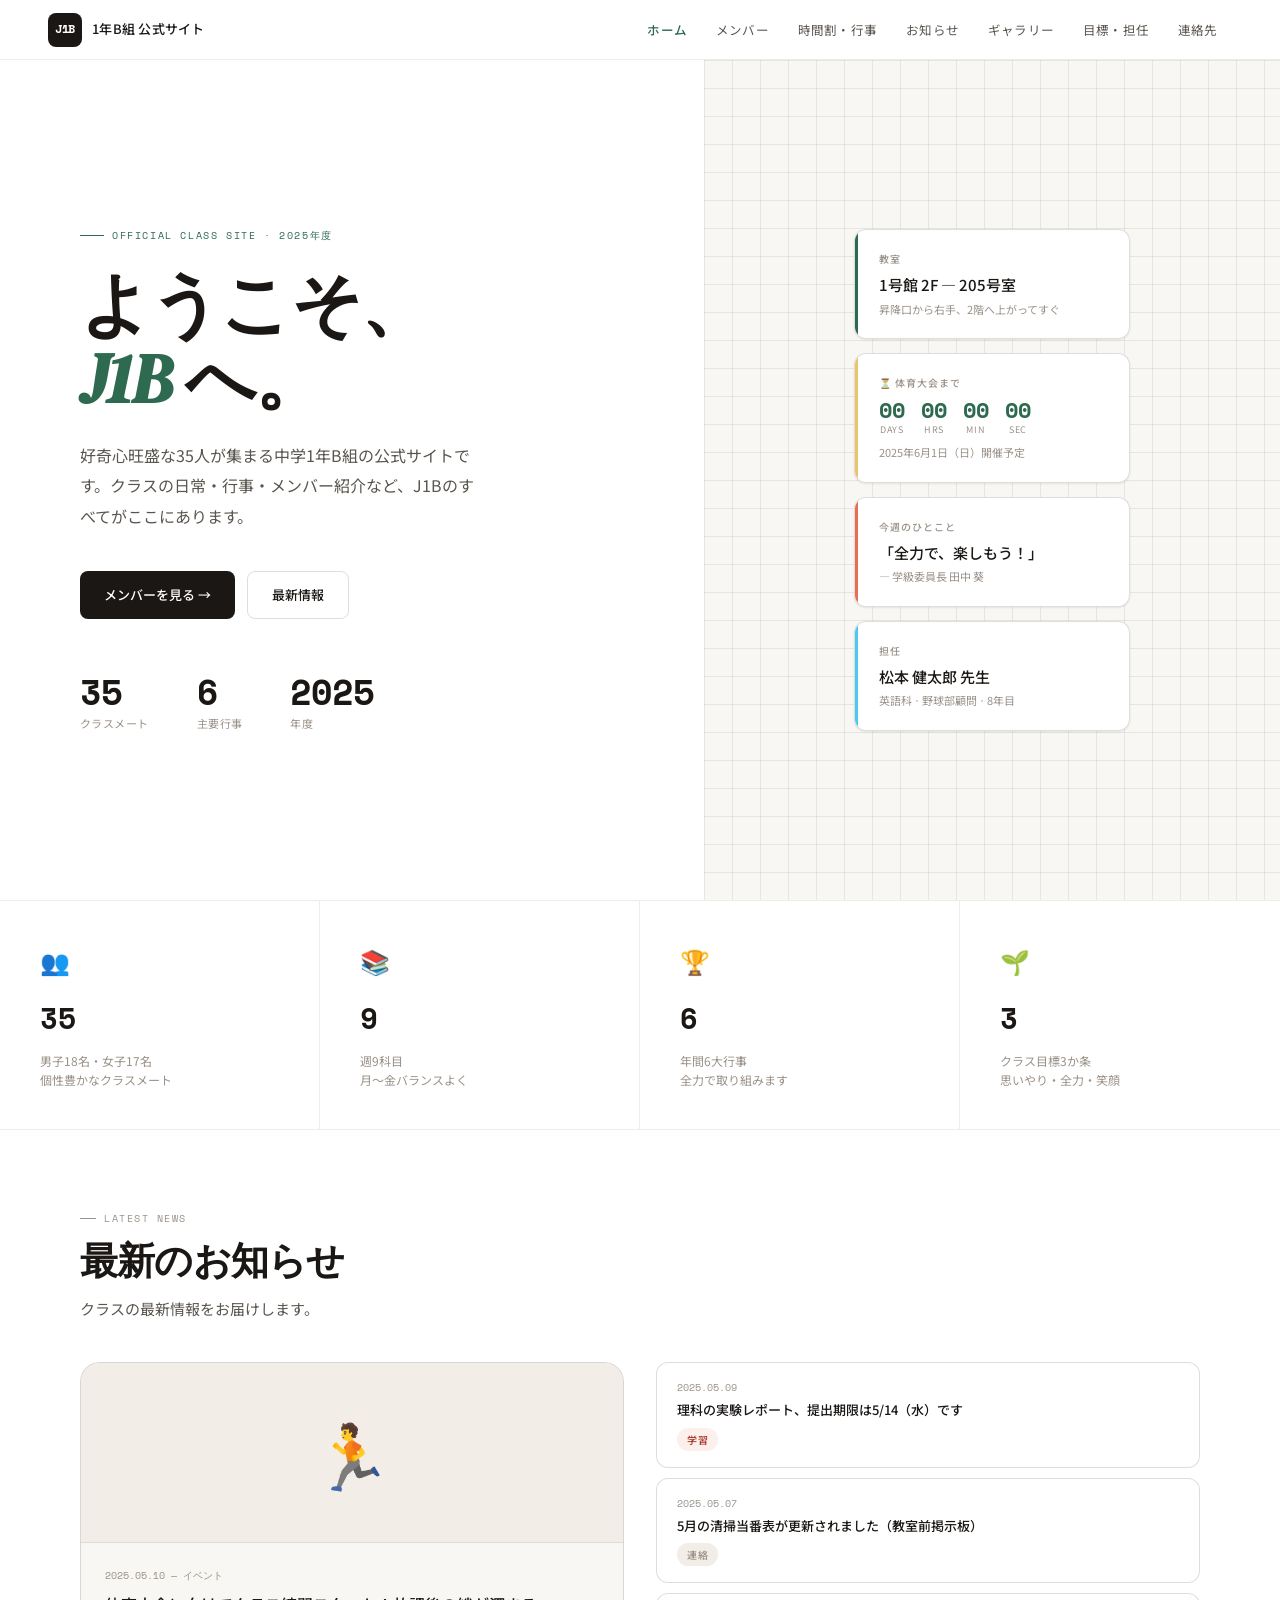
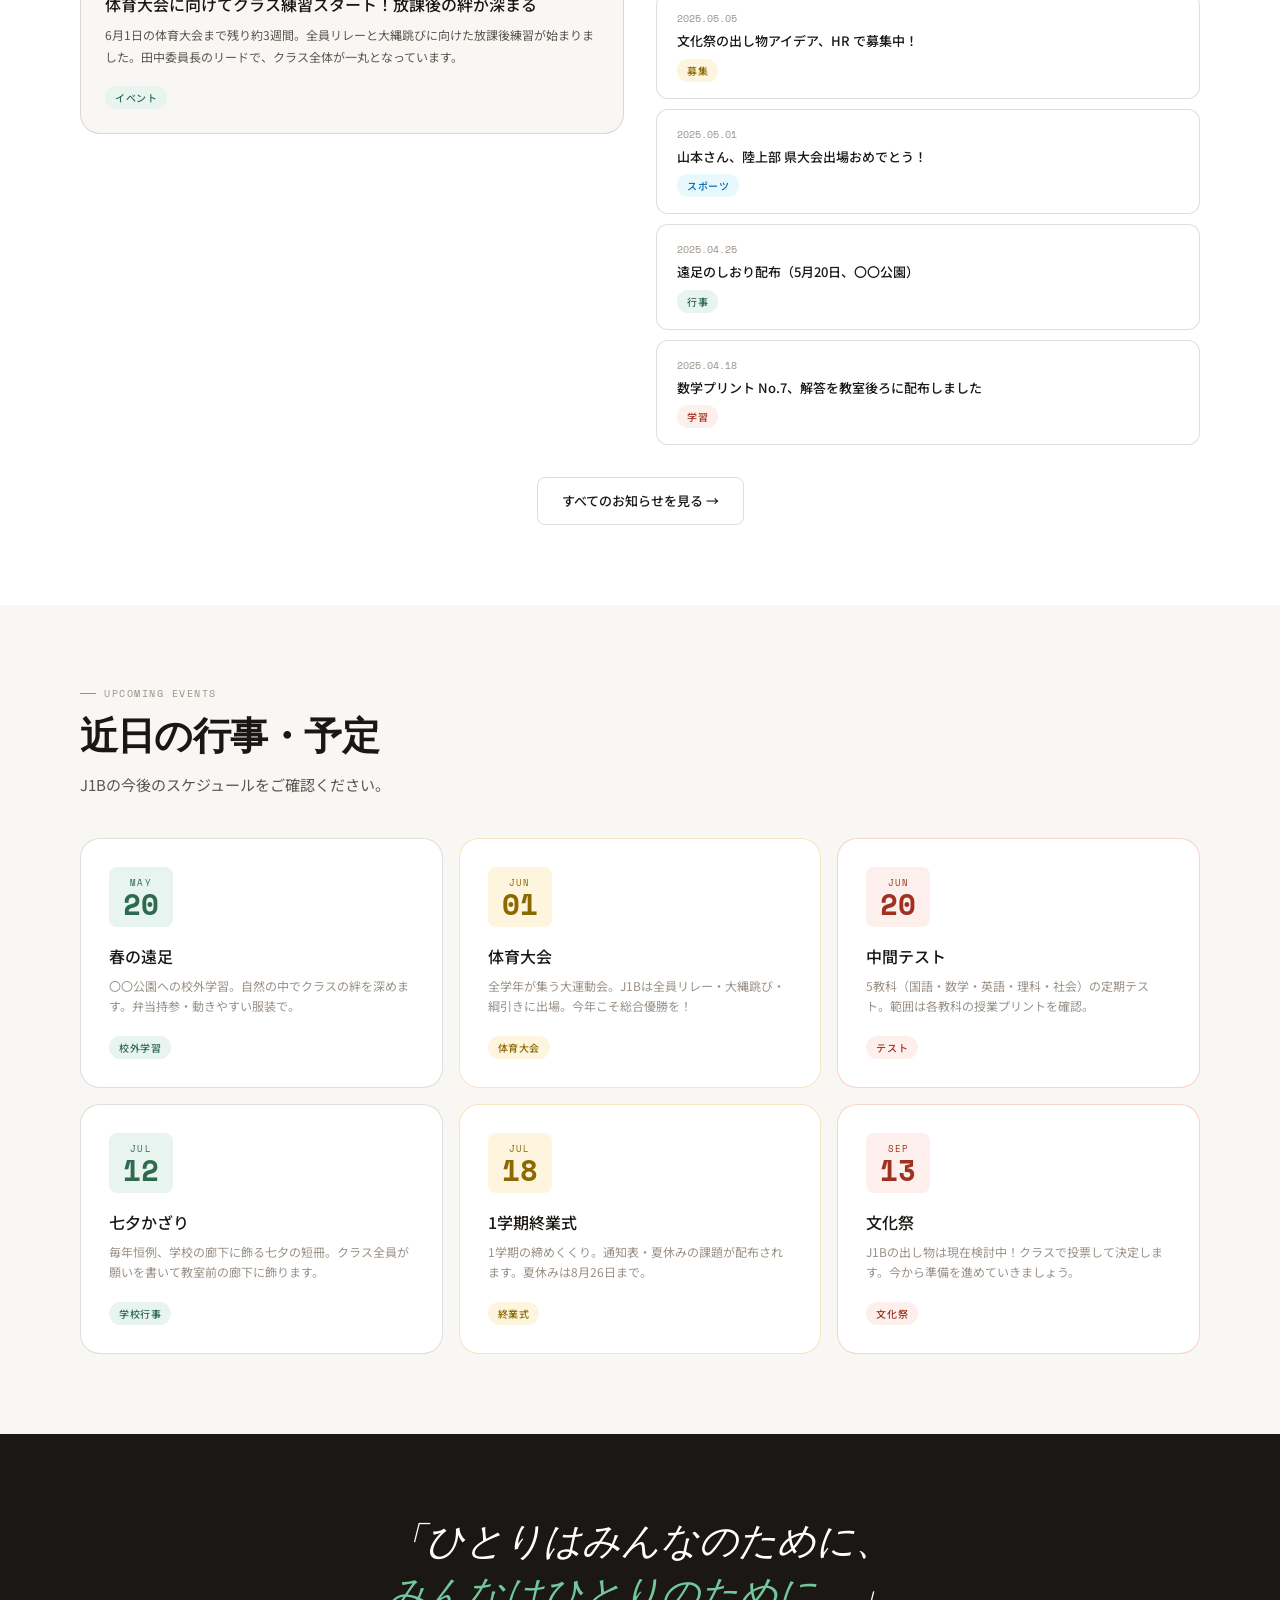
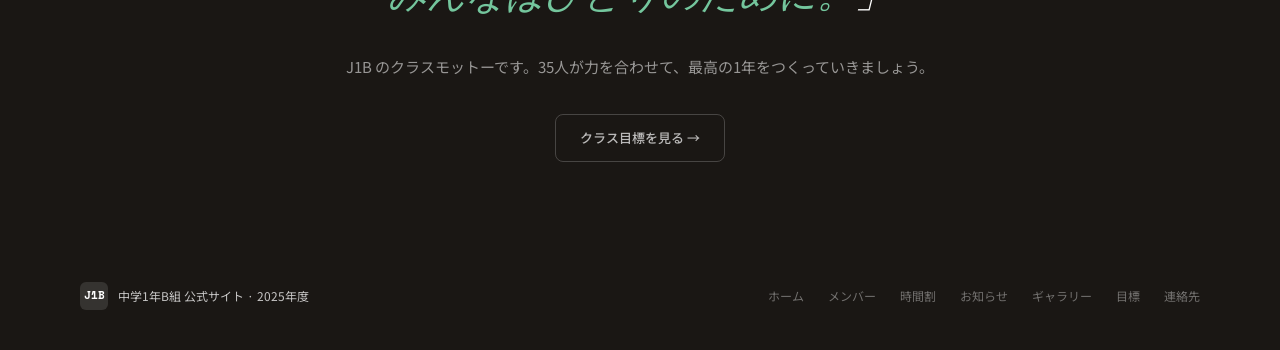
<file: index.html>
<!DOCTYPE html>
<html lang="ja">
<head>
<meta charset="UTF-8">
<meta name="viewport" content="width=device-width, initial-scale=1.0">
<title>J1B ホーム | 中学1年B組 公式サイト</title>
<link rel="preconnect" href="https://fonts.googleapis.com">
<link href="https://fonts.googleapis.com/css2?family=Noto+Sans+JP:wght@300;400;500;700&family=DM+Serif+Display:ital@0;1&family=Space+Mono:wght@400;700&display=swap" rel="stylesheet">
<link rel="stylesheet" href="style.css">
<style>
/* ── HERO ── */
#hero {
  min-height: 100vh;
  display: grid; grid-template-columns: 1.1fr 0.9fr;
  padding-top: 60px; overflow: hidden;
}
.hero-left {
  display: flex; flex-direction: column; justify-content: center;
  padding: 6rem 3.5rem 6rem 5rem; position: relative;
}
.hero-left > * { animation: fadeUp 0.6s ease forwards; opacity: 0; }
.hero-left > *:nth-child(1) { animation-delay: 0.05s; }
.hero-left > *:nth-child(2) { animation-delay: 0.15s; }
.hero-left > *:nth-child(3) { animation-delay: 0.28s; }
.hero-left > *:nth-child(4) { animation-delay: 0.42s; }
.hero-left > *:nth-child(5) { animation-delay: 0.55s; }

.hero-eyebrow {
  font-family: var(--font-mono);
  font-size: 10px; letter-spacing: 0.16em; text-transform: uppercase;
  color: var(--accent); margin-bottom: 1.5rem;
  display: flex; align-items: center; gap: 8px;
}
.hero-eyebrow::before { content:''; width:24px; height:1px; background:var(--accent); }

.hero-h1 {
  font-family: var(--font-display);
  font-size: clamp(3.5rem, 5.5vw, 5.5rem);
  line-height: 1.05; letter-spacing: -0.025em;
  color: var(--ink); margin-bottom: 1.5rem;
}
.hero-h1 em { font-style:italic; color:var(--accent); }

.hero-desc {
  font-size: 16px; color: var(--ink-light); line-height: 1.9;
  max-width: 400px; margin-bottom: 2.5rem;
}

.hero-cta-row { display:flex; gap:12px; flex-wrap:wrap; margin-bottom: 3.5rem; }

.btn-dark {
  display:inline-flex; align-items:center; gap:8px;
  padding: 12px 24px; border-radius: 8px;
  background: var(--ink); color: var(--white);
  text-decoration: none; font-size: 13px; font-weight: 500;
  transition: background 0.15s;
}
.btn-dark:hover { background: var(--accent); }

.btn-outline {
  display:inline-flex; align-items:center; gap:8px;
  padding: 12px 24px; border-radius: 8px;
  background: transparent; color: var(--ink);
  text-decoration: none; font-size: 13px; font-weight: 500;
  border: 0.5px solid var(--border-mid);
  transition: border-color 0.15s, color 0.15s;
}
.btn-outline:hover { border-color: var(--accent); color: var(--accent); }

.hero-stats { display:flex; gap:3rem; }
.hero-stat-num {
  font-family: var(--font-mono); font-size: 2.2rem; font-weight: 700;
  color: var(--ink); line-height: 1;
}
.hero-stat-label { font-size: 11px; color: var(--ink-muted); margin-top:4px; letter-spacing:0.04em; }

/* Hero right panel */
.hero-right {
  background: var(--off-white);
  position: relative; overflow: hidden;
  display: flex; align-items: center; justify-content: center;
}
.hero-grid-bg {
  position: absolute; inset: 0;
  background-image:
    linear-gradient(var(--border) 1px, transparent 1px),
    linear-gradient(90deg, var(--border) 1px, transparent 1px);
  background-size: 28px 28px;
}
.hero-card-stack {
  position: relative; z-index: 2;
  display: flex; flex-direction: column; gap: 14px;
  padding: 2rem; width: 340px;
}
.info-card {
  background: var(--white);
  border: 0.5px solid var(--border-mid);
  border-radius: var(--radius); padding: 1.25rem 1.5rem;
  box-shadow: var(--shadow-sm);
  position: relative; overflow: hidden;
  animation: fadeUp 0.5s ease forwards; opacity: 0;
}
.info-card:nth-child(1) { animation-delay: 0.4s; }
.info-card:nth-child(2) { animation-delay: 0.55s; }
.info-card:nth-child(3) { animation-delay: 0.7s; }
.info-card:nth-child(4) { animation-delay: 0.85s; }
.info-card::before {
  content:''; position:absolute; left:0; top:0; bottom:0; width:3px;
}
.ic-green::before { background:var(--accent); }
.ic-gold::before  { background:var(--gold); }
.ic-coral::before { background:var(--coral); }
.ic-sky::before   { background:var(--sky); }
.card-label { font-size:10px; font-weight:500; letter-spacing:0.1em; text-transform:uppercase; color:var(--ink-muted); margin-bottom:5px; }
.card-value { font-size:15px; font-weight:500; color:var(--ink); }
.card-sub   { font-size:11px; color:var(--ink-muted); margin-top:2px; }

/* countdown */
.countdown-row { display:flex; gap:16px; margin-top:8px; }
.cd-block { text-align:center; }
.cd-num {
  font-family: var(--font-mono); font-size:1.4rem; font-weight:700;
  color:var(--accent); line-height:1;
}
.cd-unit { font-size:9px; color:var(--ink-muted); letter-spacing:0.08em; }

/* ── ABOUT STRIP ── */
#about {
  display: grid; grid-template-columns: repeat(4,1fr);
  border-top: 0.5px solid var(--border); border-bottom: 0.5px solid var(--border);
}
.about-cell {
  padding: 2.5rem; border-right: 0.5px solid var(--border);
  display: flex; flex-direction: column; gap: 8px;
}
.about-cell:last-child { border-right: none; }
.about-icon { font-size: 1.5rem; margin-bottom: 4px; }
.about-num { font-family:var(--font-mono); font-size:1.8rem; font-weight:700; color:var(--ink); }
.about-text { font-size:12px; color:var(--ink-muted); line-height:1.6; }

/* ── QUICK NEWS ── */
#quick-news { padding: 5rem; }
.qnews-layout { display:grid; grid-template-columns:1fr 1fr; gap:2rem; }

.news-item-big {
  border: 0.5px solid var(--border-mid); border-radius:var(--radius-lg);
  overflow:hidden; background:var(--off-white); cursor:default;
  transition: box-shadow 0.2s;
}
.news-item-big:hover { box-shadow: var(--shadow-md); }
.nib-thumb {
  height: 180px; background: var(--cream);
  display:flex; align-items:center; justify-content:center; font-size:4rem;
  border-bottom: 0.5px solid var(--border);
}
.nib-body { padding: 1.5rem; }
.nib-date { font-family:var(--font-mono); font-size:10px; color:var(--ink-muted); margin-bottom:8px; }
.nib-title { font-size:16px; font-weight:500; line-height:1.5; margin-bottom:8px; }
.nib-excerpt { font-size:12px; color:var(--ink-light); line-height:1.8; }

.news-side { display:flex; flex-direction:column; gap:10px; }
.ns-item {
  border: 0.5px solid var(--border-mid); border-radius:var(--radius);
  padding: 1rem 1.25rem; background:var(--white); cursor:default;
  transition: border-color 0.2s;
}
.ns-item:hover { border-color:var(--accent-mid); }
.ns-date { font-family:var(--font-mono); font-size:10px; color:var(--ink-muted); margin-bottom:4px; }
.ns-title { font-size:13px; font-weight:500; line-height:1.5; }
.ns-tags { display:flex; gap:6px; margin-top:8px; }

.news-footer-row { margin-top: 2rem; text-align:center; }

/* ── UPCOMING EVENTS ── */
#upcoming { padding: 5rem; background:var(--off-white); }
.events-grid { display:grid; grid-template-columns:repeat(3,1fr); gap:16px; }
.event-card {
  background:var(--white); border:0.5px solid var(--border-mid);
  border-radius:var(--radius-lg); padding:1.75rem; overflow:hidden; position:relative;
  transition: transform 0.2s, box-shadow 0.2s;
}
.event-card:hover { transform:translateY(-3px); box-shadow:var(--shadow-md); }
.event-date-block {
  display:inline-flex; flex-direction:column; align-items:center;
  background:var(--accent-light); border-radius:8px; padding:8px 14px;
  margin-bottom:1rem;
}
.event-month { font-family:var(--font-mono); font-size:9px; letter-spacing:0.12em; color:var(--accent); text-transform:uppercase; }
.event-day   { font-family:var(--font-mono); font-size:1.8rem; font-weight:700; color:var(--accent); line-height:1; }
.event-title { font-size:16px; font-weight:500; margin-bottom:6px; }
.event-desc  { font-size:12px; color:var(--ink-muted); line-height:1.7; }
.event-card.gold-card { border-color: rgba(233,196,106,0.4); }
.event-card.gold-card .event-date-block { background:var(--gold-light); }
.event-card.gold-card .event-month,
.event-card.gold-card .event-day { color:#8c6800; }
.event-card.coral-card { border-color:rgba(231,111,81,0.3); }
.event-card.coral-card .event-date-block { background:var(--coral-light); }
.event-card.coral-card .event-month,
.event-card.coral-card .event-day { color:#a03020; }

/* ── CLASS MESSAGE ── */
#message { padding:5rem; background:var(--ink); color:white; }
.message-inner {
  max-width: 760px; margin: 0 auto; text-align:center;
}
.message-quote {
  font-family:var(--font-display); font-style:italic;
  font-size: clamp(1.8rem, 3vw, 2.8rem); line-height:1.4;
  color:white; margin-bottom:2rem;
}
.message-quote span { color: var(--accent-mid); }
.message-attr { font-family:var(--font-mono); font-size:11px; color:rgba(255,255,255,0.4); }

/* grid responsive */
@media (max-width:900px) {
  #hero { grid-template-columns:1fr; }
  .hero-right { min-height:320px; }
  .hero-left { padding:3rem 2rem; }
  #about { grid-template-columns:1fr 1fr; }
  .about-cell { border-bottom:0.5px solid var(--border); }
  #quick-news { padding:3rem 2rem; }
  .qnews-layout { grid-template-columns:1fr; }
  #upcoming { padding:3rem 2rem; }
  .events-grid { grid-template-columns:1fr; }
  #message { padding:4rem 2rem; }
}
</style>
</head>
<body>

<nav>
  <a href="index.html" class="nav-brand">
    <div class="nav-badge">J1B</div>
    <span class="nav-title">1年B組 公式サイト</span>
  </a>
  <ul class="nav-links">
    <li><a href="index.html" class="active">ホーム</a></li>
    <li><a href="members.html">メンバー</a></li>
    <li><a href="schedule.html">時間割・行事</a></li>
    <li><a href="news.html">お知らせ</a></li>
    <li><a href="gallery.html">ギャラリー</a></li>
    <li><a href="goals.html">目標・担任</a></li>
    <li><a href="contact.html">連絡先</a></li>
  </ul>
</nav>

<!-- ── HERO ── -->
<section id="hero">
  <div class="hero-left">
    <p class="hero-eyebrow">Official Class Site · 2025年度</p>
    <h1 class="hero-h1">ようこそ、<br><em>J1B</em> へ。</h1>
    <p class="hero-desc">好奇心旺盛な35人が集まる中学1年B組の公式サイトです。クラスの日常・行事・メンバー紹介など、J1Bのすべてがここにあります。</p>
    <div class="hero-cta-row">
      <a href="members.html" class="btn-dark">メンバーを見る →</a>
      <a href="news.html" class="btn-outline">最新情報</a>
    </div>
    <div class="hero-stats">
      <div>
        <div class="hero-stat-num">35</div>
        <div class="hero-stat-label">クラスメート</div>
      </div>
      <div>
        <div class="hero-stat-num">6</div>
        <div class="hero-stat-label">主要行事</div>
      </div>
      <div>
        <div class="hero-stat-num">2025</div>
        <div class="hero-stat-label">年度</div>
      </div>
    </div>
  </div>

  <div class="hero-right">
    <div class="hero-grid-bg"></div>
    <div class="hero-card-stack">
      <div class="info-card ic-green">
        <div class="card-label">教室</div>
        <div class="card-value">1号館 2F — 205号室</div>
        <div class="card-sub">昇降口から右手、2階へ上がってすぐ</div>
      </div>
      <div class="info-card ic-gold">
        <div class="card-label">⏳ 体育大会まで</div>
        <div class="countdown-row">
          <div class="cd-block"><div class="cd-num" id="cd-days">21</div><div class="cd-unit">DAYS</div></div>
          <div class="cd-block"><div class="cd-num" id="cd-hours">08</div><div class="cd-unit">HRS</div></div>
          <div class="cd-block"><div class="cd-num" id="cd-mins">45</div><div class="cd-unit">MIN</div></div>
          <div class="cd-block"><div class="cd-num" id="cd-secs">30</div><div class="cd-unit">SEC</div></div>
        </div>
        <div class="card-sub" style="margin-top:6px;">2025年6月1日（日）開催予定</div>
      </div>
      <div class="info-card ic-coral">
        <div class="card-label">今週のひとこと</div>
        <div class="card-value">「全力で、楽しもう！」</div>
        <div class="card-sub">— 学級委員長 田中 葵</div>
      </div>
      <div class="info-card ic-sky">
        <div class="card-label">担任</div>
        <div class="card-value">松本 健太郎 先生</div>
        <div class="card-sub">英語科 · 野球部顧問 · 8年目</div>
      </div>
    </div>
  </div>
</section>

<!-- ── ABOUT STRIP ── -->
<div id="about">
  <div class="about-cell anim">
    <div class="about-icon">👥</div>
    <div class="about-num">35</div>
    <div class="about-text">男子18名・女子17名<br>個性豊かなクラスメート</div>
  </div>
  <div class="about-cell anim">
    <div class="about-icon">📚</div>
    <div class="about-num">9</div>
    <div class="about-text">週9科目<br>月〜金バランスよく</div>
  </div>
  <div class="about-cell anim">
    <div class="about-icon">🏆</div>
    <div class="about-num">6</div>
    <div class="about-text">年間6大行事<br>全力で取り組みます</div>
  </div>
  <div class="about-cell anim">
    <div class="about-icon">🌱</div>
    <div class="about-num">3</div>
    <div class="about-text">クラス目標3か条<br>思いやり・全力・笑顔</div>
  </div>
</div>

<!-- ── QUICK NEWS ── -->
<section id="quick-news">
  <p class="section-tag anim">Latest News</p>
  <h2 class="section-h2 anim">最新のお知らせ</h2>
  <p class="section-lead anim">クラスの最新情報をお届けします。</p>

  <div class="qnews-layout">
    <a href="news.html" style="text-decoration:none; color:inherit;" class="anim">
      <div class="news-item-big">
        <div class="nib-thumb">🏃</div>
        <div class="nib-body">
          <div class="nib-date">2025.05.10 — イベント</div>
          <div class="nib-title">体育大会に向けてクラス練習スタート！放課後の絆が深まる</div>
          <div class="nib-excerpt">6月1日の体育大会まで残り約3週間。全員リレーと大縄跳びに向けた放課後練習が始まりました。田中委員長のリードで、クラス全体が一丸となっています。</div>
          <div style="margin-top:1rem;"><span class="badge badge-green">イベント</span></div>
        </div>
      </div>
    </a>

    <div class="news-side anim">
      <div class="ns-item">
        <div class="ns-date">2025.05.09</div>
        <div class="ns-title">理科の実験レポート、提出期限は5/14（水）です</div>
        <div class="ns-tags"><span class="badge badge-coral">学習</span></div>
      </div>
      <div class="ns-item">
        <div class="ns-date">2025.05.07</div>
        <div class="ns-title">5月の清掃当番表が更新されました（教室前掲示板）</div>
        <div class="ns-tags"><span class="badge badge-gray">連絡</span></div>
      </div>
      <div class="ns-item">
        <div class="ns-date">2025.05.05</div>
        <div class="ns-title">文化祭の出し物アイデア、HR で募集中！</div>
        <div class="ns-tags"><span class="badge badge-gold">募集</span></div>
      </div>
      <div class="ns-item">
        <div class="ns-date">2025.05.01</div>
        <div class="ns-title">山本さん、陸上部 県大会出場おめでとう！</div>
        <div class="ns-tags"><span class="badge badge-sky">スポーツ</span></div>
      </div>
      <div class="ns-item">
        <div class="ns-date">2025.04.25</div>
        <div class="ns-title">遠足のしおり配布（5月20日、〇〇公園）</div>
        <div class="ns-tags"><span class="badge badge-green">行事</span></div>
      </div>
      <div class="ns-item">
        <div class="ns-date">2025.04.18</div>
        <div class="ns-title">数学プリント No.7、解答を教室後ろに配布しました</div>
        <div class="ns-tags"><span class="badge badge-coral">学習</span></div>
      </div>
    </div>
  </div>

  <div class="news-footer-row anim">
    <a href="news.html" class="btn-outline">すべてのお知らせを見る →</a>
  </div>
</section>

<!-- ── UPCOMING EVENTS ── -->
<section id="upcoming">
  <p class="section-tag anim">Upcoming Events</p>
  <h2 class="section-h2 anim">近日の行事・予定</h2>
  <p class="section-lead anim">J1Bの今後のスケジュールをご確認ください。</p>

  <div class="events-grid">
    <div class="event-card anim">
      <div class="event-date-block">
        <span class="event-month">May</span>
        <span class="event-day">20</span>
      </div>
      <div class="event-title">春の遠足</div>
      <div class="event-desc">〇〇公園への校外学習。自然の中でクラスの絆を深めます。弁当持参・動きやすい服装で。</div>
      <div style="margin-top:1rem;"><span class="badge badge-green">校外学習</span></div>
    </div>
    <div class="event-card gold-card anim">
      <div class="event-date-block">
        <span class="event-month">Jun</span>
        <span class="event-day">01</span>
      </div>
      <div class="event-title">体育大会</div>
      <div class="event-desc">全学年が集う大運動会。J1Bは全員リレー・大縄跳び・綱引きに出場。今年こそ総合優勝を！</div>
      <div style="margin-top:1rem;"><span class="badge badge-gold">体育大会</span></div>
    </div>
    <div class="event-card coral-card anim">
      <div class="event-date-block">
        <span class="event-month">Jun</span>
        <span class="event-day">20</span>
      </div>
      <div class="event-title">中間テスト</div>
      <div class="event-desc">5教科（国語・数学・英語・理科・社会）の定期テスト。範囲は各教科の授業プリントを確認。</div>
      <div style="margin-top:1rem;"><span class="badge badge-coral">テスト</span></div>
    </div>
    <div class="event-card anim">
      <div class="event-date-block">
        <span class="event-month">Jul</span>
        <span class="event-day">12</span>
      </div>
      <div class="event-title">七夕かざり</div>
      <div class="event-desc">毎年恒例、学校の廊下に飾る七夕の短冊。クラス全員が願いを書いて教室前の廊下に飾ります。</div>
      <div style="margin-top:1rem;"><span class="badge badge-green">学校行事</span></div>
    </div>
    <div class="event-card gold-card anim">
      <div class="event-date-block">
        <span class="event-month">Jul</span>
        <span class="event-day">18</span>
      </div>
      <div class="event-title">1学期終業式</div>
      <div class="event-desc">1学期の締めくくり。通知表・夏休みの課題が配布されます。夏休みは8月26日まで。</div>
      <div style="margin-top:1rem;"><span class="badge badge-gold">終業式</span></div>
    </div>
    <div class="event-card coral-card anim">
      <div class="event-date-block">
        <span class="event-month">Sep</span>
        <span class="event-day">13</span>
      </div>
      <div class="event-title">文化祭</div>
      <div class="event-desc">J1Bの出し物は現在検討中！クラスで投票して決定します。今から準備を進めていきましょう。</div>
      <div style="margin-top:1rem;"><span class="badge badge-coral">文化祭</span></div>
    </div>
  </div>
</section>

<!-- ── MESSAGE ── */-->
<section id="message">
  <div class="message-inner anim">
    <div class="message-quote">
      「ひとりはみんなのために、<br><span>みんなはひとりのために。</span>」
    </div>
    <p style="font-size:15px; color:rgba(255,255,255,0.55); margin-bottom:2rem; line-height:1.9;">
      J1B のクラスモットーです。35人が力を合わせて、最高の1年をつくっていきましょう。
    </p>
    <a href="goals.html" class="btn-outline" style="color:rgba(255,255,255,0.7); border-color:rgba(255,255,255,0.2);">クラス目標を見る →</a>
  </div>
</section>

<footer>
  <div class="footer-brand">
    <div class="footer-badge">J1B</div>
    <span>中学1年B組 公式サイト · 2025年度</span>
  </div>
  <div class="footer-links">
    <a href="index.html">ホーム</a>
    <a href="members.html">メンバー</a>
    <a href="schedule.html">時間割</a>
    <a href="news.html">お知らせ</a>
    <a href="gallery.html">ギャラリー</a>
    <a href="goals.html">目標</a>
    <a href="contact.html">連絡先</a>
  </div>
</footer>

<script>
// Countdown timer to 2025-06-01
function updateCountdown() {
  const target = new Date('2025-06-01T09:00:00');
  const now = new Date();
  const diff = target - now;
  if (diff <= 0) {
    document.getElementById('cd-days').textContent = '00';
    document.getElementById('cd-hours').textContent = '00';
    document.getElementById('cd-mins').textContent = '00';
    document.getElementById('cd-secs').textContent = '00';
    return;
  }
  const d = Math.floor(diff / 86400000);
  const h = Math.floor((diff % 86400000) / 3600000);
  const m = Math.floor((diff % 3600000) / 60000);
  const s = Math.floor((diff % 60000) / 1000);
  document.getElementById('cd-days').textContent  = String(d).padStart(2,'0');
  document.getElementById('cd-hours').textContent = String(h).padStart(2,'0');
  document.getElementById('cd-mins').textContent  = String(m).padStart(2,'0');
  document.getElementById('cd-secs').textContent  = String(s).padStart(2,'0');
}
updateCountdown();
setInterval(updateCountdown, 1000);

// Scroll animations
const obs = new IntersectionObserver(entries => {
  entries.forEach((e,i) => {
    if (e.isIntersecting) {
      e.target.style.animationDelay = (i % 4) * 0.08 + 's';
      e.target.classList.add('visible');
      obs.unobserve(e.target);
    }
  });
}, { threshold: 0.1 });
document.querySelectorAll('.anim').forEach(el => obs.observe(el));
</script>
</body>
</html>
</file>
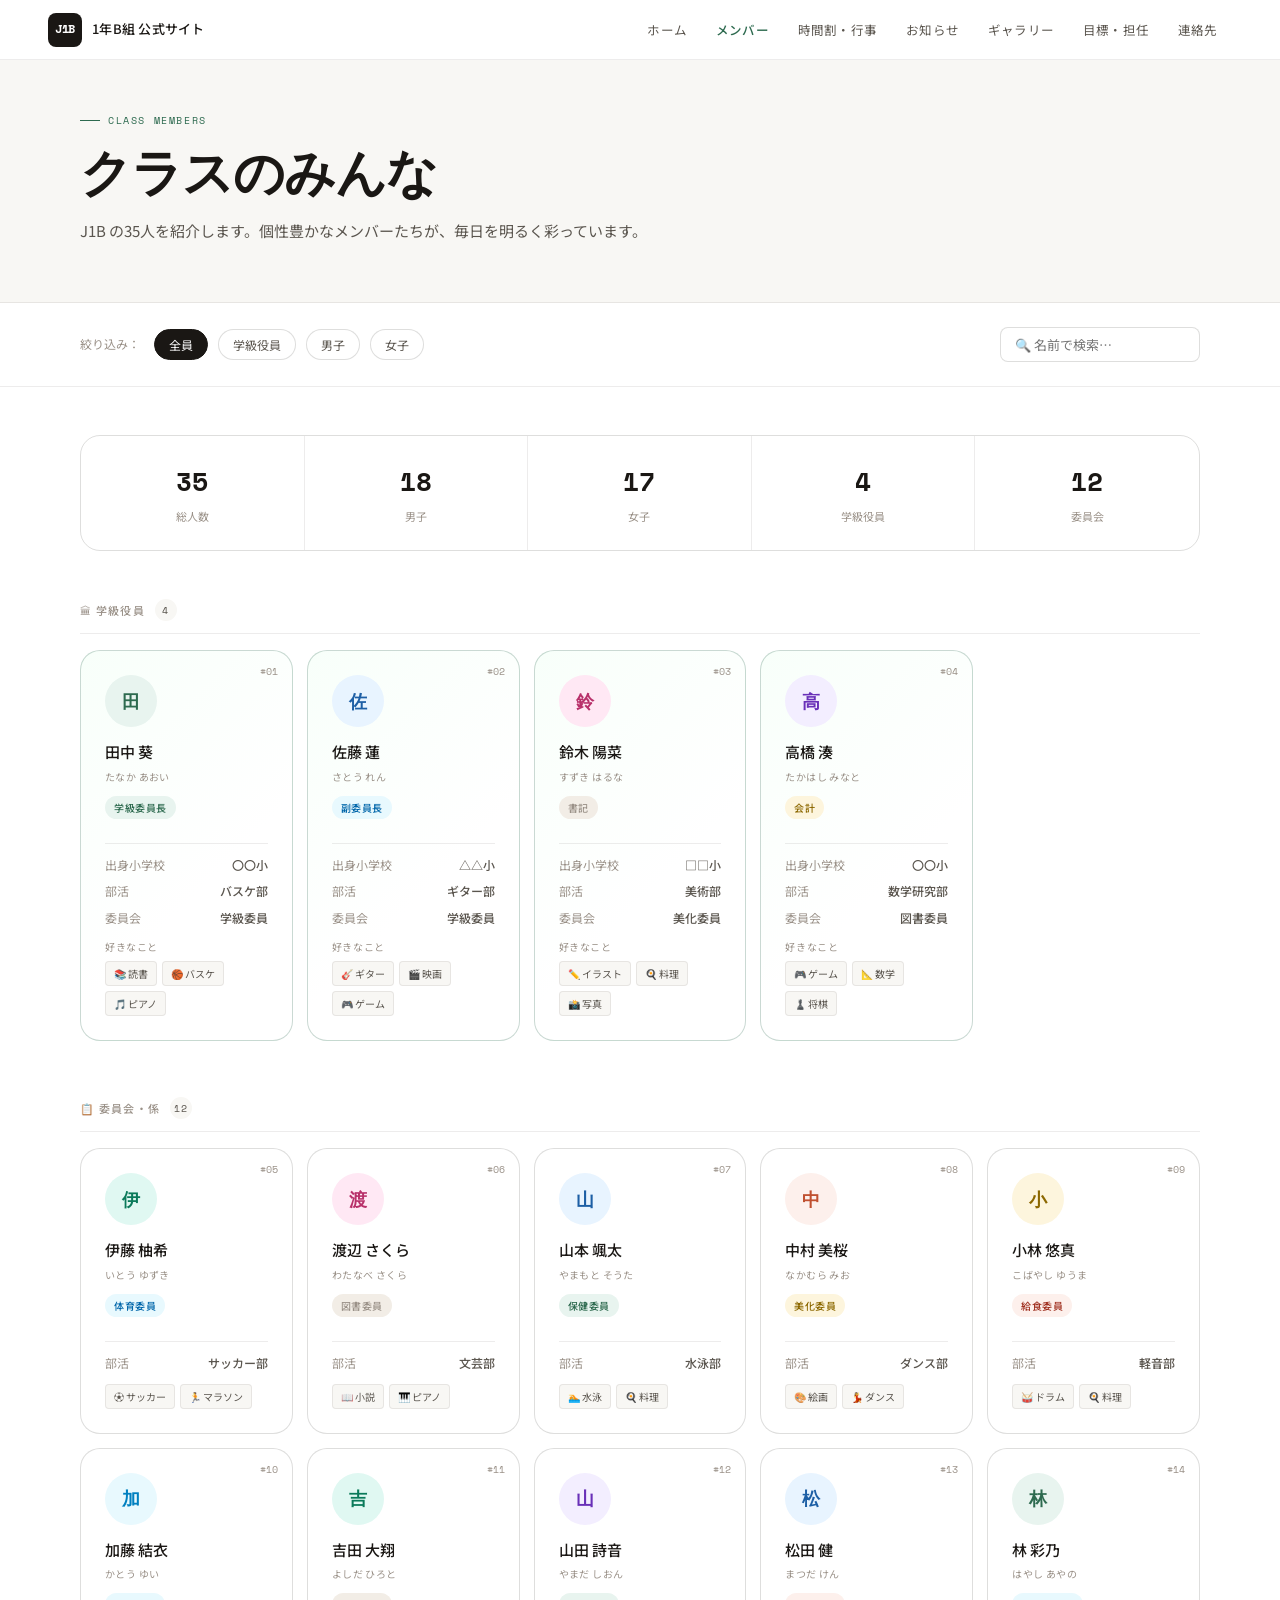
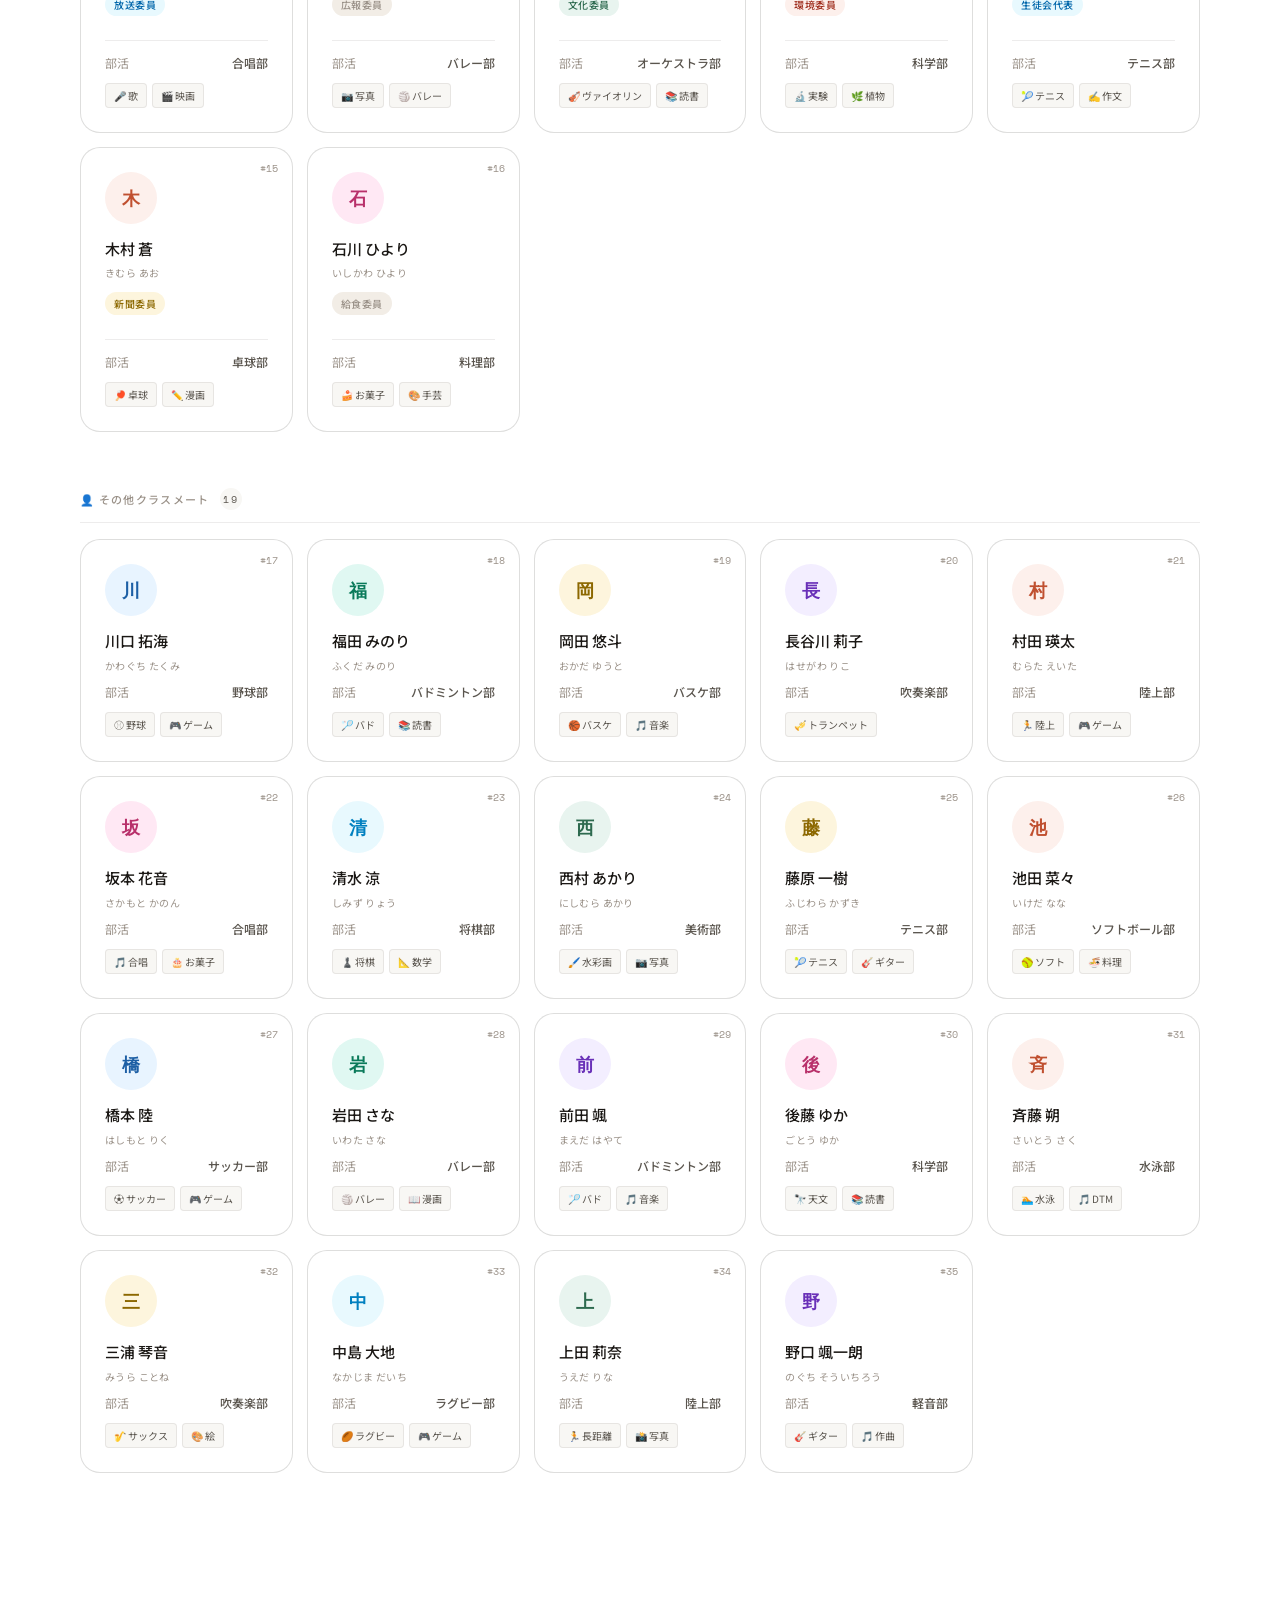
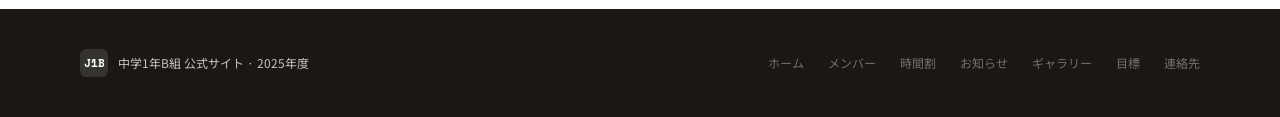
<file: members.html>
<!DOCTYPE html>
<html lang="ja">
<head>
<meta charset="UTF-8">
<meta name="viewport" content="width=device-width, initial-scale=1.0">
<title>メンバー | J1B 中学1年B組</title>
<link rel="preconnect" href="https://fonts.googleapis.com">
<link href="https://fonts.googleapis.com/css2?family=Noto+Sans+JP:wght@300;400;500;700&family=DM+Serif+Display:ital@0;1&family=Space+Mono:wght@400;700&display=swap" rel="stylesheet">
<link rel="stylesheet" href="style.css">
<style>
/* ── FILTER BAR ── */
.filter-bar {
  padding: 1.5rem 5rem;
  border-bottom: 0.5px solid var(--border);
  display: flex; align-items: center; gap: 10px; flex-wrap:wrap;
  background: var(--white); position: sticky; top:60px; z-index:50;
}
.filter-label { font-size:12px; color:var(--ink-muted); margin-right:4px; }
.filter-pill {
  padding: 6px 14px; border-radius: 99px;
  border: 0.5px solid var(--border-mid);
  background: var(--white); font-family:var(--font-body);
  font-size: 12px; color: var(--ink-light); cursor: pointer;
  transition: all 0.15s;
}
.filter-pill.active, .filter-pill:hover {
  background: var(--ink); color: var(--white); border-color: var(--ink);
}
.search-input {
  margin-left: auto; padding: 7px 14px;
  border: 0.5px solid var(--border-mid); border-radius: 8px;
  font-family: var(--font-body); font-size: 13px; color: var(--ink);
  outline: none; width: 200px; transition: border-color 0.15s;
}
.search-input:focus { border-color: var(--accent); }

/* ── MEMBER GRID ── */
.members-section { padding: 3rem 5rem 5rem; }
.role-group { margin-bottom: 3.5rem; }
.role-heading {
  font-size: 11px; font-weight: 500; letter-spacing: 0.12em;
  text-transform: uppercase; color: var(--ink-muted);
  padding-bottom: 12px; margin-bottom: 16px;
  border-bottom: 0.5px solid var(--border);
  display: flex; align-items: center; gap: 10px;
}
.role-count {
  display: inline-flex; align-items:center; justify-content:center;
  width: 22px; height: 22px; border-radius: 99px;
  background: var(--off-white); color: var(--ink-light);
  font-family: var(--font-mono); font-size: 10px;
}

.members-grid {
  display: grid;
  grid-template-columns: repeat(auto-fill, minmax(210px, 1fr));
  gap: 14px;
}

.member-card {
  border: 0.5px solid var(--border-mid);
  border-radius: var(--radius-lg);
  padding: 1.5rem;
  background: var(--white);
  transition: transform 0.2s, box-shadow 0.2s, border-color 0.2s;
  cursor: default; position: relative; overflow: hidden;
}
.member-card:hover {
  transform: translateY(-3px);
  box-shadow: var(--shadow-md); border-color: var(--accent-mid);
}
.member-card.officer {
  background: linear-gradient(135deg, #f8fffa 0%, #ffffff 60%);
  border-color: rgba(45,106,79,0.25);
}

.member-num {
  position: absolute; top:12px; right:14px;
  font-family: var(--font-mono); font-size:10px; color:var(--ink-muted);
}
.member-avatar {
  width: 52px; height: 52px; border-radius: 50%;
  display: flex; align-items: center; justify-content: center;
  font-family: var(--font-mono); font-size: 18px; font-weight: 700;
  margin-bottom: 12px; flex-shrink: 0;
}
.member-name { font-size:15px; font-weight:500; margin-bottom:3px; }
.member-name-yomi { font-size:10px; color:var(--ink-muted); letter-spacing:0.04em; margin-bottom:8px; }
.member-role-badge {
  display:inline-block; padding:3px 9px; border-radius:99px;
  font-size:10px; font-weight:500; letter-spacing:0.05em;
  margin-bottom:12px;
}
.member-divider { height:0.5px; background:var(--border); margin:12px 0; }
.member-row { display:flex; justify-content:space-between; font-size:12px; margin-bottom:6px; }
.member-row-label { color:var(--ink-muted); }
.member-row-value { font-weight:500; color:var(--ink-light); }
.member-hobby-block { margin-top:10px; }
.member-hobby-label { font-size:10px; color:var(--ink-muted); letter-spacing:0.06em; text-transform:uppercase; margin-bottom:6px; }
.member-tags { display:flex; flex-wrap:wrap; gap:5px; }
.member-tag {
  padding:3px 8px; border-radius:4px; font-size:10px;
  background:var(--off-white); color:var(--ink-light);
  border: 0.5px solid var(--border);
}

/* color variants */
.av-green { background:#e8f4ef; color:#2d6a4f; }
.av-blue  { background:#e8f4ff; color:#1d5fa5; }
.av-coral { background:#fdf0ec; color:#c05030; }
.av-gold  { background:#fdf5dd; color:#8c6800; }
.av-purple{ background:#f3eeff; color:#6930b8; }
.av-pink  { background:#ffe8f4; color:#b8306a; }
.av-sky   { background:#e8f9fe; color:#0080c0; }
.av-teal  { background:#e0f8f2; color:#0a7a5a; }

/* stats bar */
.class-stats {
  display: grid; grid-template-columns: repeat(5,1fr);
  gap:0; border:0.5px solid var(--border-mid);
  border-radius:var(--radius-lg); overflow:hidden;
  margin-bottom: 3rem;
}
.cs-cell {
  padding:1.5rem; text-align:center;
  border-right: 0.5px solid var(--border);
}
.cs-cell:last-child { border-right:none; }
.cs-num { font-family:var(--font-mono); font-size:1.6rem; font-weight:700; color:var(--ink); }
.cs-label { font-size:11px; color:var(--ink-muted); margin-top:4px; }

/* hidden class */
.member-card.hidden { display:none; }

@media (max-width:900px) {
  .filter-bar { padding:1rem 2rem; }
  .members-section { padding:2rem; }
  .class-stats { grid-template-columns:repeat(3,1fr); }
}
</style>
</head>
<body>

<nav>
  <a href="index.html" class="nav-brand">
    <div class="nav-badge">J1B</div>
    <span class="nav-title">1年B組 公式サイト</span>
  </a>
  <ul class="nav-links">
    <li><a href="index.html">ホーム</a></li>
    <li><a href="members.html" class="active">メンバー</a></li>
    <li><a href="schedule.html">時間割・行事</a></li>
    <li><a href="news.html">お知らせ</a></li>
    <li><a href="gallery.html">ギャラリー</a></li>
    <li><a href="goals.html">目標・担任</a></li>
    <li><a href="contact.html">連絡先</a></li>
  </ul>
</nav>

<div class="page-header">
  <p class="page-eyebrow">Class Members</p>
  <h1 class="page-h1">クラスのみんな</h1>
  <p class="page-lead">J1B の35人を紹介します。個性豊かなメンバーたちが、毎日を明るく彩っています。</p>
</div>

<!-- Filter bar -->
<div class="filter-bar">
  <span class="filter-label">絞り込み：</span>
  <button class="filter-pill active" data-filter="all">全員</button>
  <button class="filter-pill" data-filter="officer">学級役員</button>
  <button class="filter-pill" data-filter="boys">男子</button>
  <button class="filter-pill" data-filter="girls">女子</button>
  <input type="text" class="search-input" placeholder="🔍 名前で検索…" id="searchInput">
</div>

<div class="members-section">

  <!-- クラス統計 -->
  <div class="class-stats anim">
    <div class="cs-cell"><div class="cs-num">35</div><div class="cs-label">総人数</div></div>
    <div class="cs-cell"><div class="cs-num">18</div><div class="cs-label">男子</div></div>
    <div class="cs-cell"><div class="cs-num">17</div><div class="cs-label">女子</div></div>
    <div class="cs-cell"><div class="cs-num">4</div><div class="cs-label">学級役員</div></div>
    <div class="cs-cell"><div class="cs-num">12</div><div class="cs-label">委員会</div></div>
  </div>

  <!-- 学級役員 -->
  <div class="role-group">
    <div class="role-heading">🏛 学級役員 <span class="role-count">4</span></div>
    <div class="members-grid">

      <div class="member-card officer anim" data-group="officer" data-gender="girls" data-name="田中葵">
        <span class="member-num">#01</span>
        <div class="member-avatar av-green">田</div>
        <div class="member-name">田中 葵</div>
        <div class="member-name-yomi">たなか あおい</div>
        <span class="member-role-badge badge badge-green">学級委員長</span>
        <div class="member-divider"></div>
        <div class="member-row"><span class="member-row-label">出身小学校</span><span class="member-row-value">〇〇小</span></div>
        <div class="member-row"><span class="member-row-label">部活</span><span class="member-row-value">バスケ部</span></div>
        <div class="member-row"><span class="member-row-label">委員会</span><span class="member-row-value">学級委員</span></div>
        <div class="member-hobby-block">
          <div class="member-hobby-label">好きなこと</div>
          <div class="member-tags">
            <span class="member-tag">📚 読書</span>
            <span class="member-tag">🏀 バスケ</span>
            <span class="member-tag">🎵 ピアノ</span>
          </div>
        </div>
      </div>

      <div class="member-card officer anim" data-group="officer" data-gender="boys" data-name="佐藤蓮">
        <span class="member-num">#02</span>
        <div class="member-avatar av-blue">佐</div>
        <div class="member-name">佐藤 蓮</div>
        <div class="member-name-yomi">さとう れん</div>
        <span class="member-role-badge badge badge-sky">副委員長</span>
        <div class="member-divider"></div>
        <div class="member-row"><span class="member-row-label">出身小学校</span><span class="member-row-value">△△小</span></div>
        <div class="member-row"><span class="member-row-label">部活</span><span class="member-row-value">ギター部</span></div>
        <div class="member-row"><span class="member-row-label">委員会</span><span class="member-row-value">学級委員</span></div>
        <div class="member-hobby-block">
          <div class="member-hobby-label">好きなこと</div>
          <div class="member-tags">
            <span class="member-tag">🎸 ギター</span>
            <span class="member-tag">🎬 映画</span>
            <span class="member-tag">🎮 ゲーム</span>
          </div>
        </div>
      </div>

      <div class="member-card officer anim" data-group="officer" data-gender="girls" data-name="鈴木陽菜">
        <span class="member-num">#03</span>
        <div class="member-avatar av-pink">鈴</div>
        <div class="member-name">鈴木 陽菜</div>
        <div class="member-name-yomi">すずき はるな</div>
        <span class="member-role-badge badge badge-gray">書記</span>
        <div class="member-divider"></div>
        <div class="member-row"><span class="member-row-label">出身小学校</span><span class="member-row-value">□□小</span></div>
        <div class="member-row"><span class="member-row-label">部活</span><span class="member-row-value">美術部</span></div>
        <div class="member-row"><span class="member-row-label">委員会</span><span class="member-row-value">美化委員</span></div>
        <div class="member-hobby-block">
          <div class="member-hobby-label">好きなこと</div>
          <div class="member-tags">
            <span class="member-tag">✏️ イラスト</span>
            <span class="member-tag">🍳 料理</span>
            <span class="member-tag">📸 写真</span>
          </div>
        </div>
      </div>

      <div class="member-card officer anim" data-group="officer" data-gender="boys" data-name="高橋湊">
        <span class="member-num">#04</span>
        <div class="member-avatar av-purple">高</div>
        <div class="member-name">高橋 湊</div>
        <div class="member-name-yomi">たかはし みなと</div>
        <span class="member-role-badge badge badge-gold">会計</span>
        <div class="member-divider"></div>
        <div class="member-row"><span class="member-row-label">出身小学校</span><span class="member-row-value">〇〇小</span></div>
        <div class="member-row"><span class="member-row-label">部活</span><span class="member-row-value">数学研究部</span></div>
        <div class="member-row"><span class="member-row-label">委員会</span><span class="member-row-value">図書委員</span></div>
        <div class="member-hobby-block">
          <div class="member-hobby-label">好きなこと</div>
          <div class="member-tags">
            <span class="member-tag">🎮 ゲーム</span>
            <span class="member-tag">📐 数学</span>
            <span class="member-tag">♟️ 将棋</span>
          </div>
        </div>
      </div>
    </div>
  </div>

  <!-- 委員会メンバー -->
  <div class="role-group">
    <div class="role-heading">📋 委員会・係 <span class="role-count">12</span></div>
    <div class="members-grid">

      <div class="member-card anim" data-group="students" data-gender="boys" data-name="伊藤柚希">
        <span class="member-num">#05</span>
        <div class="member-avatar av-teal">伊</div>
        <div class="member-name">伊藤 柚希</div>
        <div class="member-name-yomi">いとう ゆずき</div>
        <span class="member-role-badge badge badge-sky">体育委員</span>
        <div class="member-divider"></div>
        <div class="member-row"><span class="member-row-label">部活</span><span class="member-row-value">サッカー部</span></div>
        <div class="member-hobby-block">
          <div class="member-tags"><span class="member-tag">⚽ サッカー</span><span class="member-tag">🏃 マラソン</span></div>
        </div>
      </div>

      <div class="member-card anim" data-group="students" data-gender="girls" data-name="渡辺さくら">
        <span class="member-num">#06</span>
        <div class="member-avatar av-pink">渡</div>
        <div class="member-name">渡辺 さくら</div>
        <div class="member-name-yomi">わたなべ さくら</div>
        <span class="member-role-badge badge badge-gray">図書委員</span>
        <div class="member-divider"></div>
        <div class="member-row"><span class="member-row-label">部活</span><span class="member-row-value">文芸部</span></div>
        <div class="member-hobby-block">
          <div class="member-tags"><span class="member-tag">📖 小説</span><span class="member-tag">🎹 ピアノ</span></div>
        </div>
      </div>

      <div class="member-card anim" data-group="students" data-gender="boys" data-name="山本颯太">
        <span class="member-num">#07</span>
        <div class="member-avatar av-blue">山</div>
        <div class="member-name">山本 颯太</div>
        <div class="member-name-yomi">やまもと そうた</div>
        <span class="member-role-badge badge badge-green">保健委員</span>
        <div class="member-divider"></div>
        <div class="member-row"><span class="member-row-label">部活</span><span class="member-row-value">水泳部</span></div>
        <div class="member-hobby-block">
          <div class="member-tags"><span class="member-tag">🏊 水泳</span><span class="member-tag">🍳 料理</span></div>
        </div>
      </div>

      <div class="member-card anim" data-group="students" data-gender="girls" data-name="中村美桜">
        <span class="member-num">#08</span>
        <div class="member-avatar av-coral">中</div>
        <div class="member-name">中村 美桜</div>
        <div class="member-name-yomi">なかむら みお</div>
        <span class="member-role-badge badge badge-gold">美化委員</span>
        <div class="member-divider"></div>
        <div class="member-row"><span class="member-row-label">部活</span><span class="member-row-value">ダンス部</span></div>
        <div class="member-hobby-block">
          <div class="member-tags"><span class="member-tag">🎨 絵画</span><span class="member-tag">💃 ダンス</span></div>
        </div>
      </div>

      <div class="member-card anim" data-group="students" data-gender="boys" data-name="小林悠真">
        <span class="member-num">#09</span>
        <div class="member-avatar av-gold">小</div>
        <div class="member-name">小林 悠真</div>
        <div class="member-name-yomi">こばやし ゆうま</div>
        <span class="member-role-badge badge badge-coral">給食委員</span>
        <div class="member-divider"></div>
        <div class="member-row"><span class="member-row-label">部活</span><span class="member-row-value">軽音部</span></div>
        <div class="member-hobby-block">
          <div class="member-tags"><span class="member-tag">🥁 ドラム</span><span class="member-tag">🍳 料理</span></div>
        </div>
      </div>

      <div class="member-card anim" data-group="students" data-gender="girls" data-name="加藤結衣">
        <span class="member-num">#10</span>
        <div class="member-avatar av-sky">加</div>
        <div class="member-name">加藤 結衣</div>
        <div class="member-name-yomi">かとう ゆい</div>
        <span class="member-role-badge badge badge-sky">放送委員</span>
        <div class="member-divider"></div>
        <div class="member-row"><span class="member-row-label">部活</span><span class="member-row-value">合唱部</span></div>
        <div class="member-hobby-block">
          <div class="member-tags"><span class="member-tag">🎤 歌</span><span class="member-tag">🎬 映画</span></div>
        </div>
      </div>

      <div class="member-card anim" data-group="students" data-gender="boys" data-name="吉田大翔">
        <span class="member-num">#11</span>
        <div class="member-avatar av-teal">吉</div>
        <div class="member-name">吉田 大翔</div>
        <div class="member-name-yomi">よしだ ひろと</div>
        <span class="member-role-badge badge badge-gray">広報委員</span>
        <div class="member-divider"></div>
        <div class="member-row"><span class="member-row-label">部活</span><span class="member-row-value">バレー部</span></div>
        <div class="member-hobby-block">
          <div class="member-tags"><span class="member-tag">📷 写真</span><span class="member-tag">🏐 バレー</span></div>
        </div>
      </div>

      <div class="member-card anim" data-group="students" data-gender="girls" data-name="山田詩音">
        <span class="member-num">#12</span>
        <div class="member-avatar av-purple">山</div>
        <div class="member-name">山田 詩音</div>
        <div class="member-name-yomi">やまだ しおん</div>
        <span class="member-role-badge badge badge-green">文化委員</span>
        <div class="member-divider"></div>
        <div class="member-row"><span class="member-row-label">部活</span><span class="member-row-value">オーケストラ部</span></div>
        <div class="member-hobby-block">
          <div class="member-tags"><span class="member-tag">🎻 ヴァイオリン</span><span class="member-tag">📚 読書</span></div>
        </div>
      </div>

      <div class="member-card anim" data-group="students" data-gender="boys" data-name="松田健">
        <span class="member-num">#13</span>
        <div class="member-avatar av-blue">松</div>
        <div class="member-name">松田 健</div>
        <div class="member-name-yomi">まつだ けん</div>
        <span class="member-role-badge badge badge-coral">環境委員</span>
        <div class="member-divider"></div>
        <div class="member-row"><span class="member-row-label">部活</span><span class="member-row-value">科学部</span></div>
        <div class="member-hobby-block">
          <div class="member-tags"><span class="member-tag">🔬 実験</span><span class="member-tag">🌿 植物</span></div>
        </div>
      </div>

      <div class="member-card anim" data-group="students" data-gender="girls" data-name="林彩乃">
        <span class="member-num">#14</span>
        <div class="member-avatar av-green">林</div>
        <div class="member-name">林 彩乃</div>
        <div class="member-name-yomi">はやし あやの</div>
        <span class="member-role-badge badge badge-sky">生徒会代表</span>
        <div class="member-divider"></div>
        <div class="member-row"><span class="member-row-label">部活</span><span class="member-row-value">テニス部</span></div>
        <div class="member-hobby-block">
          <div class="member-tags"><span class="member-tag">🎾 テニス</span><span class="member-tag">✍️ 作文</span></div>
        </div>
      </div>

      <div class="member-card anim" data-group="students" data-gender="boys" data-name="木村蒼">
        <span class="member-num">#15</span>
        <div class="member-avatar av-coral">木</div>
        <div class="member-name">木村 蒼</div>
        <div class="member-name-yomi">きむら あお</div>
        <span class="member-role-badge badge badge-gold">新聞委員</span>
        <div class="member-divider"></div>
        <div class="member-row"><span class="member-row-label">部活</span><span class="member-row-value">卓球部</span></div>
        <div class="member-hobby-block">
          <div class="member-tags"><span class="member-tag">🏓 卓球</span><span class="member-tag">✏️ 漫画</span></div>
        </div>
      </div>

      <div class="member-card anim" data-group="students" data-gender="girls" data-name="石川ひより">
        <span class="member-num">#16</span>
        <div class="member-avatar av-pink">石</div>
        <div class="member-name">石川 ひより</div>
        <div class="member-name-yomi">いしかわ ひより</div>
        <span class="member-role-badge badge badge-gray">給食委員</span>
        <div class="member-divider"></div>
        <div class="member-row"><span class="member-row-label">部活</span><span class="member-row-value">料理部</span></div>
        <div class="member-hobby-block">
          <div class="member-tags"><span class="member-tag">🍰 お菓子</span><span class="member-tag">🎨 手芸</span></div>
        </div>
      </div>
    </div>
  </div>

  <!-- 一般クラスメート -->
  <div class="role-group">
    <div class="role-heading">👤 その他クラスメート <span class="role-count">19</span></div>
    <div class="members-grid">

      <div class="member-card anim" data-group="students" data-gender="boys" data-name="川口拓海">
        <span class="member-num">#17</span>
        <div class="member-avatar av-blue">川</div>
        <div class="member-name">川口 拓海</div>
        <div class="member-name-yomi">かわぐち たくみ</div>
        <div class="member-row" style="margin-top:8px;"><span class="member-row-label">部活</span><span class="member-row-value">野球部</span></div>
        <div class="member-hobby-block"><div class="member-tags"><span class="member-tag">⚾ 野球</span><span class="member-tag">🎮 ゲーム</span></div></div>
      </div>

      <div class="member-card anim" data-group="students" data-gender="girls" data-name="福田みのり">
        <span class="member-num">#18</span>
        <div class="member-avatar av-teal">福</div>
        <div class="member-name">福田 みのり</div>
        <div class="member-name-yomi">ふくだ みのり</div>
        <div class="member-row" style="margin-top:8px;"><span class="member-row-label">部活</span><span class="member-row-value">バドミントン部</span></div>
        <div class="member-hobby-block"><div class="member-tags"><span class="member-tag">🏸 バド</span><span class="member-tag">📚 読書</span></div></div>
      </div>

      <div class="member-card anim" data-group="students" data-gender="boys" data-name="岡田悠斗">
        <span class="member-num">#19</span>
        <div class="member-avatar av-gold">岡</div>
        <div class="member-name">岡田 悠斗</div>
        <div class="member-name-yomi">おかだ ゆうと</div>
        <div class="member-row" style="margin-top:8px;"><span class="member-row-label">部活</span><span class="member-row-value">バスケ部</span></div>
        <div class="member-hobby-block"><div class="member-tags"><span class="member-tag">🏀 バスケ</span><span class="member-tag">🎵 音楽</span></div></div>
      </div>

      <div class="member-card anim" data-group="students" data-gender="girls" data-name="長谷川莉子">
        <span class="member-num">#20</span>
        <div class="member-avatar av-purple">長</div>
        <div class="member-name">長谷川 莉子</div>
        <div class="member-name-yomi">はせがわ りこ</div>
        <div class="member-row" style="margin-top:8px;"><span class="member-row-label">部活</span><span class="member-row-value">吹奏楽部</span></div>
        <div class="member-hobby-block"><div class="member-tags"><span class="member-tag">🎺 トランペット</span></div></div>
      </div>

      <div class="member-card anim" data-group="students" data-gender="boys" data-name="村田瑛太">
        <span class="member-num">#21</span>
        <div class="member-avatar av-coral">村</div>
        <div class="member-name">村田 瑛太</div>
        <div class="member-name-yomi">むらた えいた</div>
        <div class="member-row" style="margin-top:8px;"><span class="member-row-label">部活</span><span class="member-row-value">陸上部</span></div>
        <div class="member-hobby-block"><div class="member-tags"><span class="member-tag">🏃 陸上</span><span class="member-tag">🎮 ゲーム</span></div></div>
      </div>

      <div class="member-card anim" data-group="students" data-gender="girls" data-name="坂本花音">
        <span class="member-num">#22</span>
        <div class="member-avatar av-pink">坂</div>
        <div class="member-name">坂本 花音</div>
        <div class="member-name-yomi">さかもと かのん</div>
        <div class="member-row" style="margin-top:8px;"><span class="member-row-label">部活</span><span class="member-row-value">合唱部</span></div>
        <div class="member-hobby-block"><div class="member-tags"><span class="member-tag">🎵 合唱</span><span class="member-tag">🎂 お菓子</span></div></div>
      </div>

      <div class="member-card anim" data-group="students" data-gender="boys" data-name="清水涼">
        <span class="member-num">#23</span>
        <div class="member-avatar av-sky">清</div>
        <div class="member-name">清水 涼</div>
        <div class="member-name-yomi">しみず りょう</div>
        <div class="member-row" style="margin-top:8px;"><span class="member-row-label">部活</span><span class="member-row-value">将棋部</span></div>
        <div class="member-hobby-block"><div class="member-tags"><span class="member-tag">♟️ 将棋</span><span class="member-tag">📐 数学</span></div></div>
      </div>

      <div class="member-card anim" data-group="students" data-gender="girls" data-name="西村あかり">
        <span class="member-num">#24</span>
        <div class="member-avatar av-green">西</div>
        <div class="member-name">西村 あかり</div>
        <div class="member-name-yomi">にしむら あかり</div>
        <div class="member-row" style="margin-top:8px;"><span class="member-row-label">部活</span><span class="member-row-value">美術部</span></div>
        <div class="member-hobby-block"><div class="member-tags"><span class="member-tag">🖌️ 水彩画</span><span class="member-tag">📷 写真</span></div></div>
      </div>

      <div class="member-card anim" data-group="students" data-gender="boys" data-name="藤原一樹">
        <span class="member-num">#25</span>
        <div class="member-avatar av-gold">藤</div>
        <div class="member-name">藤原 一樹</div>
        <div class="member-name-yomi">ふじわら かずき</div>
        <div class="member-row" style="margin-top:8px;"><span class="member-row-label">部活</span><span class="member-row-value">テニス部</span></div>
        <div class="member-hobby-block"><div class="member-tags"><span class="member-tag">🎾 テニス</span><span class="member-tag">🎸 ギター</span></div></div>
      </div>

      <div class="member-card anim" data-group="students" data-gender="girls" data-name="池田菜々">
        <span class="member-num">#26</span>
        <div class="member-avatar av-coral">池</div>
        <div class="member-name">池田 菜々</div>
        <div class="member-name-yomi">いけだ なな</div>
        <div class="member-row" style="margin-top:8px;"><span class="member-row-label">部活</span><span class="member-row-value">ソフトボール部</span></div>
        <div class="member-hobby-block"><div class="member-tags"><span class="member-tag">🥎 ソフト</span><span class="member-tag">🍜 料理</span></div></div>
      </div>

      <div class="member-card anim" data-group="students" data-gender="boys" data-name="橋本陸">
        <span class="member-num">#27</span>
        <div class="member-avatar av-blue">橋</div>
        <div class="member-name">橋本 陸</div>
        <div class="member-name-yomi">はしもと りく</div>
        <div class="member-row" style="margin-top:8px;"><span class="member-row-label">部活</span><span class="member-row-value">サッカー部</span></div>
        <div class="member-hobby-block"><div class="member-tags"><span class="member-tag">⚽ サッカー</span><span class="member-tag">🎮 ゲーム</span></div></div>
      </div>

      <div class="member-card anim" data-group="students" data-gender="girls" data-name="岩田さな">
        <span class="member-num">#28</span>
        <div class="member-avatar av-teal">岩</div>
        <div class="member-name">岩田 さな</div>
        <div class="member-name-yomi">いわた さな</div>
        <div class="member-row" style="margin-top:8px;"><span class="member-row-label">部活</span><span class="member-row-value">バレー部</span></div>
        <div class="member-hobby-block"><div class="member-tags"><span class="member-tag">🏐 バレー</span><span class="member-tag">📖 漫画</span></div></div>
      </div>

      <div class="member-card anim" data-group="students" data-gender="boys" data-name="前田颯">
        <span class="member-num">#29</span>
        <div class="member-avatar av-purple">前</div>
        <div class="member-name">前田 颯</div>
        <div class="member-name-yomi">まえだ はやて</div>
        <div class="member-row" style="margin-top:8px;"><span class="member-row-label">部活</span><span class="member-row-value">バドミントン部</span></div>
        <div class="member-hobby-block"><div class="member-tags"><span class="member-tag">🏸 バド</span><span class="member-tag">🎵 音楽</span></div></div>
      </div>

      <div class="member-card anim" data-group="students" data-gender="girls" data-name="後藤ゆか">
        <span class="member-num">#30</span>
        <div class="member-avatar av-pink">後</div>
        <div class="member-name">後藤 ゆか</div>
        <div class="member-name-yomi">ごとう ゆか</div>
        <div class="member-row" style="margin-top:8px;"><span class="member-row-label">部活</span><span class="member-row-value">科学部</span></div>
        <div class="member-hobby-block"><div class="member-tags"><span class="member-tag">🔭 天文</span><span class="member-tag">📚 読書</span></div></div>
      </div>

      <div class="member-card anim" data-group="students" data-gender="boys" data-name="斉藤朔">
        <span class="member-num">#31</span>
        <div class="member-avatar av-coral">斉</div>
        <div class="member-name">斉藤 朔</div>
        <div class="member-name-yomi">さいとう さく</div>
        <div class="member-row" style="margin-top:8px;"><span class="member-row-label">部活</span><span class="member-row-value">水泳部</span></div>
        <div class="member-hobby-block"><div class="member-tags"><span class="member-tag">🏊 水泳</span><span class="member-tag">🎵 DTM</span></div></div>
      </div>

      <div class="member-card anim" data-group="students" data-gender="girls" data-name="三浦琴音">
        <span class="member-num">#32</span>
        <div class="member-avatar av-gold">三</div>
        <div class="member-name">三浦 琴音</div>
        <div class="member-name-yomi">みうら ことね</div>
        <div class="member-row" style="margin-top:8px;"><span class="member-row-label">部活</span><span class="member-row-value">吹奏楽部</span></div>
        <div class="member-hobby-block"><div class="member-tags"><span class="member-tag">🎷 サックス</span><span class="member-tag">🎨 絵</span></div></div>
      </div>

      <div class="member-card anim" data-group="students" data-gender="boys" data-name="中島大地">
        <span class="member-num">#33</span>
        <div class="member-avatar av-sky">中</div>
        <div class="member-name">中島 大地</div>
        <div class="member-name-yomi">なかじま だいち</div>
        <div class="member-row" style="margin-top:8px;"><span class="member-row-label">部活</span><span class="member-row-value">ラグビー部</span></div>
        <div class="member-hobby-block"><div class="member-tags"><span class="member-tag">🏉 ラグビー</span><span class="member-tag">🎮 ゲーム</span></div></div>
      </div>

      <div class="member-card anim" data-group="students" data-gender="girls" data-name="上田莉奈">
        <span class="member-num">#34</span>
        <div class="member-avatar av-green">上</div>
        <div class="member-name">上田 莉奈</div>
        <div class="member-name-yomi">うえだ りな</div>
        <div class="member-row" style="margin-top:8px;"><span class="member-row-label">部活</span><span class="member-row-value">陸上部</span></div>
        <div class="member-hobby-block"><div class="member-tags"><span class="member-tag">🏃 長距離</span><span class="member-tag">📸 写真</span></div></div>
      </div>

      <div class="member-card anim" data-group="students" data-gender="boys" data-name="野口颯一朗">
        <span class="member-num">#35</span>
        <div class="member-avatar av-purple">野</div>
        <div class="member-name">野口 颯一朗</div>
        <div class="member-name-yomi">のぐち そういちろう</div>
        <div class="member-row" style="margin-top:8px;"><span class="member-row-label">部活</span><span class="member-row-value">軽音部</span></div>
        <div class="member-hobby-block"><div class="member-tags"><span class="member-tag">🎸 ギター</span><span class="member-tag">🎵 作曲</span></div></div>
      </div>

    </div>
  </div>
</div><!-- /members-section -->

<footer>
  <div class="footer-brand">
    <div class="footer-badge">J1B</div>
    <span>中学1年B組 公式サイト · 2025年度</span>
  </div>
  <div class="footer-links">
    <a href="index.html">ホーム</a>
    <a href="members.html">メンバー</a>
    <a href="schedule.html">時間割</a>
    <a href="news.html">お知らせ</a>
    <a href="gallery.html">ギャラリー</a>
    <a href="goals.html">目標</a>
    <a href="contact.html">連絡先</a>
  </div>
</footer>

<script>
// Filter
const pills = document.querySelectorAll('.filter-pill');
const cards = document.querySelectorAll('.member-card');
const searchInput = document.getElementById('searchInput');
let currentFilter = 'all';
let searchTerm = '';

function applyFilters() {
  cards.forEach(card => {
    const group = card.dataset.group;
    const gender = card.dataset.gender;
    const name = card.dataset.name || '';
    let show = true;
    if (currentFilter === 'officer' && group !== 'officer') show = false;
    if (currentFilter === 'boys' && gender !== 'boys') show = false;
    if (currentFilter === 'girls' && gender !== 'girls') show = false;
    if (searchTerm && !name.includes(searchTerm)) show = false;
    card.classList.toggle('hidden', !show);
  });
}

pills.forEach(p => {
  p.addEventListener('click', () => {
    pills.forEach(x => x.classList.remove('active'));
    p.classList.add('active');
    currentFilter = p.dataset.filter;
    applyFilters();
  });
});

searchInput.addEventListener('input', () => {
  searchTerm = searchInput.value.replace(/\s/g, '');
  applyFilters();
});

// Scroll anims
const obs = new IntersectionObserver(entries => {
  entries.forEach((e, i) => {
    if (e.isIntersecting) {
      e.target.style.animationDelay = (i % 5) * 0.06 + 's';
      e.target.classList.add('visible');
      obs.unobserve(e.target);
    }
  });
}, { threshold: 0.05 });
document.querySelectorAll('.anim').forEach(el => obs.observe(el));
</script>
</body>
</html>
</file>
<file: style.css>
/* ─────────────────────────────────────
   J1B 公式サイト 共通スタイル
   ───────────────────────────────────── */
*, *::before, *::after { box-sizing: border-box; margin: 0; padding: 0; }

:root {
  --white:       #ffffff;
  --off-white:   #f8f7f4;
  --cream:       #f2ede6;
  --ink:         #1a1714;
  --ink-light:   #5a554e;
  --ink-muted:   #9a9188;
  --accent:      #2d6a4f;
  --accent-light:#e8f4ef;
  --accent-mid:  #74c69d;
  --gold:        #e9c46a;
  --gold-light:  #fdf5dd;
  --coral:       #e76f51;
  --coral-light: #fdf0ec;
  --sky:         #4cc9f0;
  --sky-light:   #e8f9fe;
  --border:      rgba(26,23,20,0.08);
  --border-mid:  rgba(26,23,20,0.14);
  --shadow-sm:   0 1px 3px rgba(0,0,0,0.06), 0 1px 2px rgba(0,0,0,0.04);
  --shadow-md:   0 4px 16px rgba(0,0,0,0.08);
  --shadow-lg:   0 12px 40px rgba(0,0,0,0.1);
  --radius:      12px;
  --radius-lg:   20px;
  --font-display:'DM Serif Display', serif;
  --font-body:   'Noto Sans JP', sans-serif;
  --font-mono:   'Space Mono', monospace;
}

html { scroll-behavior: smooth; }

body {
  font-family: var(--font-body);
  background: var(--white);
  color: var(--ink);
  line-height: 1.7;
  font-size: 15px;
  overflow-x: hidden;
}

/* ── NAV ── */
nav {
  position: fixed; top: 0; left: 0; right: 0; z-index: 100;
  display: flex; align-items: center; justify-content: space-between;
  padding: 0 3rem;
  height: 60px;
  background: rgba(255,255,255,0.93);
  backdrop-filter: blur(14px);
  border-bottom: 0.5px solid var(--border);
}

.nav-brand {
  display: flex; align-items: center; gap: 10px;
  text-decoration: none; color: var(--ink); flex-shrink: 0;
}

.nav-badge {
  width: 34px; height: 34px; border-radius: 8px;
  background: var(--ink); color: var(--white);
  font-family: var(--font-mono); font-size: 12px; font-weight: 700;
  display: flex; align-items: center; justify-content: center;
  letter-spacing: -0.5px;
}

.nav-title { font-size: 13px; font-weight: 500; letter-spacing: 0.02em; }

.nav-links {
  display: flex; align-items: center; list-style: none; gap: 0;
}

.nav-links a {
  display: block; padding: 0 0.9rem;
  font-size: 12.5px; font-weight: 400; color: var(--ink-light);
  text-decoration: none; letter-spacing: 0.02em;
  transition: color 0.2s; white-space: nowrap;
}

.nav-links a:hover { color: var(--accent); }
.nav-links a.active { color: var(--accent); font-weight: 500; }

/* ── PAGE HEADER ── */
.page-header {
  padding: 7rem 5rem 3.5rem;
  border-bottom: 0.5px solid var(--border);
  background: var(--off-white);
}

.page-eyebrow {
  font-family: var(--font-mono);
  font-size: 10px; letter-spacing: 0.16em; text-transform: uppercase;
  color: var(--accent); margin-bottom: 1rem;
  display: flex; align-items: center; gap: 8px;
}

.page-eyebrow::before {
  content: ''; width: 20px; height: 1px; background: var(--accent);
}

.page-h1 {
  font-family: var(--font-display);
  font-size: clamp(2.4rem, 4vw, 4rem);
  line-height: 1.1; letter-spacing: -0.02em;
  color: var(--ink); margin-bottom: 1rem;
}

.page-lead {
  font-size: 15px; color: var(--ink-light); max-width: 580px; line-height: 1.9;
}

/* ── SECTION PARTS ── */
.section-tag {
  font-family: var(--font-mono);
  font-size: 10px; letter-spacing: 0.15em; text-transform: uppercase;
  color: var(--ink-muted); margin-bottom: 0.75rem;
  display: flex; align-items: center; gap: 8px;
}
.section-tag::before { content:''; width:16px; height:1px; background:var(--ink-muted); }

.section-h2 {
  font-family: var(--font-display);
  font-size: clamp(1.8rem, 3vw, 2.8rem);
  line-height: 1.15; letter-spacing: -0.02em;
  color: var(--ink); margin-bottom: 0.75rem;
}

.section-lead {
  font-size: 15px; color: var(--ink-light); line-height: 1.8;
  max-width: 560px; margin-bottom: 2.5rem;
}

/* ── SECTION WRAPPERS ── */
.section { padding: 5rem; }
.section-alt { padding: 5rem; background: var(--off-white); }
.section-dark { padding: 5rem; background: var(--ink); color: white; }

/* ── CARD ── */
.card {
  background: var(--white);
  border: 0.5px solid var(--border-mid);
  border-radius: var(--radius);
  padding: 1.5rem;
  transition: transform 0.2s, box-shadow 0.2s, border-color 0.2s;
}
.card:hover {
  transform: translateY(-2px);
  box-shadow: var(--shadow-md);
  border-color: var(--accent-mid);
}
.card-lg {
  background: var(--white);
  border: 0.5px solid var(--border-mid);
  border-radius: var(--radius-lg);
  padding: 2rem 2.5rem;
}

/* ── TAG / BADGE ── */
.badge {
  display: inline-block; padding: 3px 10px;
  border-radius: 99px; font-size: 10px; font-weight: 500;
  letter-spacing: 0.06em; text-transform: uppercase;
}
.badge-green  { background: var(--accent-light); color: var(--accent); }
.badge-gold   { background: var(--gold-light); color: #8c6800; }
.badge-coral  { background: var(--coral-light); color: #a03020; }
.badge-sky    { background: var(--sky-light); color: #0066aa; }
.badge-gray   { background: var(--cream); color: var(--ink-muted); }

/* ── ANIMATIONS ── */
@keyframes fadeUp {
  from { opacity:0; transform:translateY(20px); }
  to   { opacity:1; transform:translateY(0); }
}
.anim { opacity:0; }
.anim.visible { animation: fadeUp 0.55s ease forwards; }

/* ── FOOTER ── */
footer {
  background: var(--ink); color: rgba(255,255,255,0.38);
  padding: 2.5rem 5rem;
  display: flex; justify-content: space-between; align-items: center;
  font-size: 12px;
}
.footer-brand {
  display: flex; align-items: center; gap: 10px;
  color: rgba(255,255,255,0.75);
}
.footer-badge {
  width: 28px; height: 28px; border-radius: 6px;
  background: rgba(255,255,255,0.12);
  font-family: var(--font-mono); font-size: 11px; font-weight: 700;
  display: flex; align-items: center; justify-content: center; color: white;
}
.footer-links { display:flex; gap:1.5rem; }
.footer-links a { color:rgba(255,255,255,0.38); text-decoration:none; transition:color 0.2s; }
.footer-links a:hover { color:rgba(255,255,255,0.7); }

/* ── RESPONSIVE ── */
@media (max-width: 900px) {
  nav { padding: 0 1.5rem; }
  .nav-links { display:none; }
  .page-header { padding: 6rem 2rem 2.5rem; }
  .section, .section-alt, .section-dark { padding: 3.5rem 2rem; }
  footer { flex-direction:column; gap:1rem; padding:2rem; text-align:center; }
  .footer-links { justify-content:center; }
}
</file>
